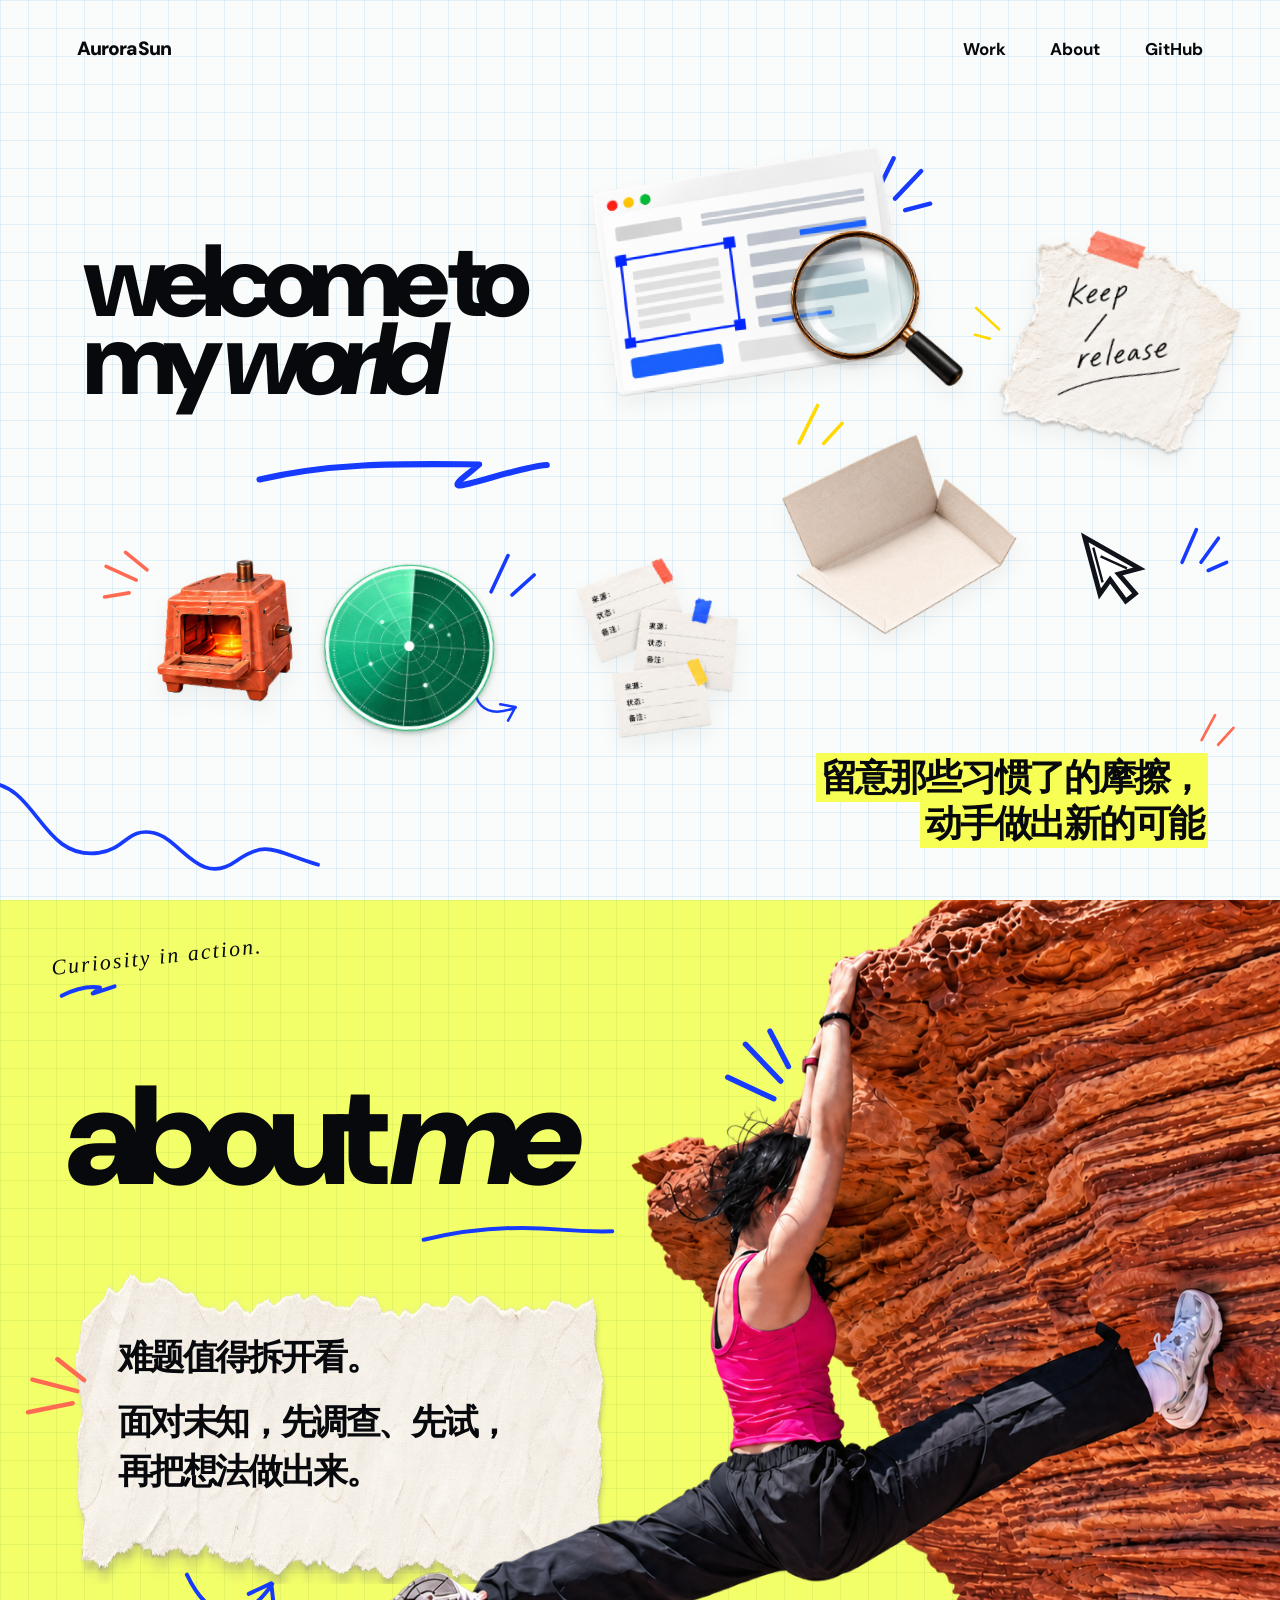
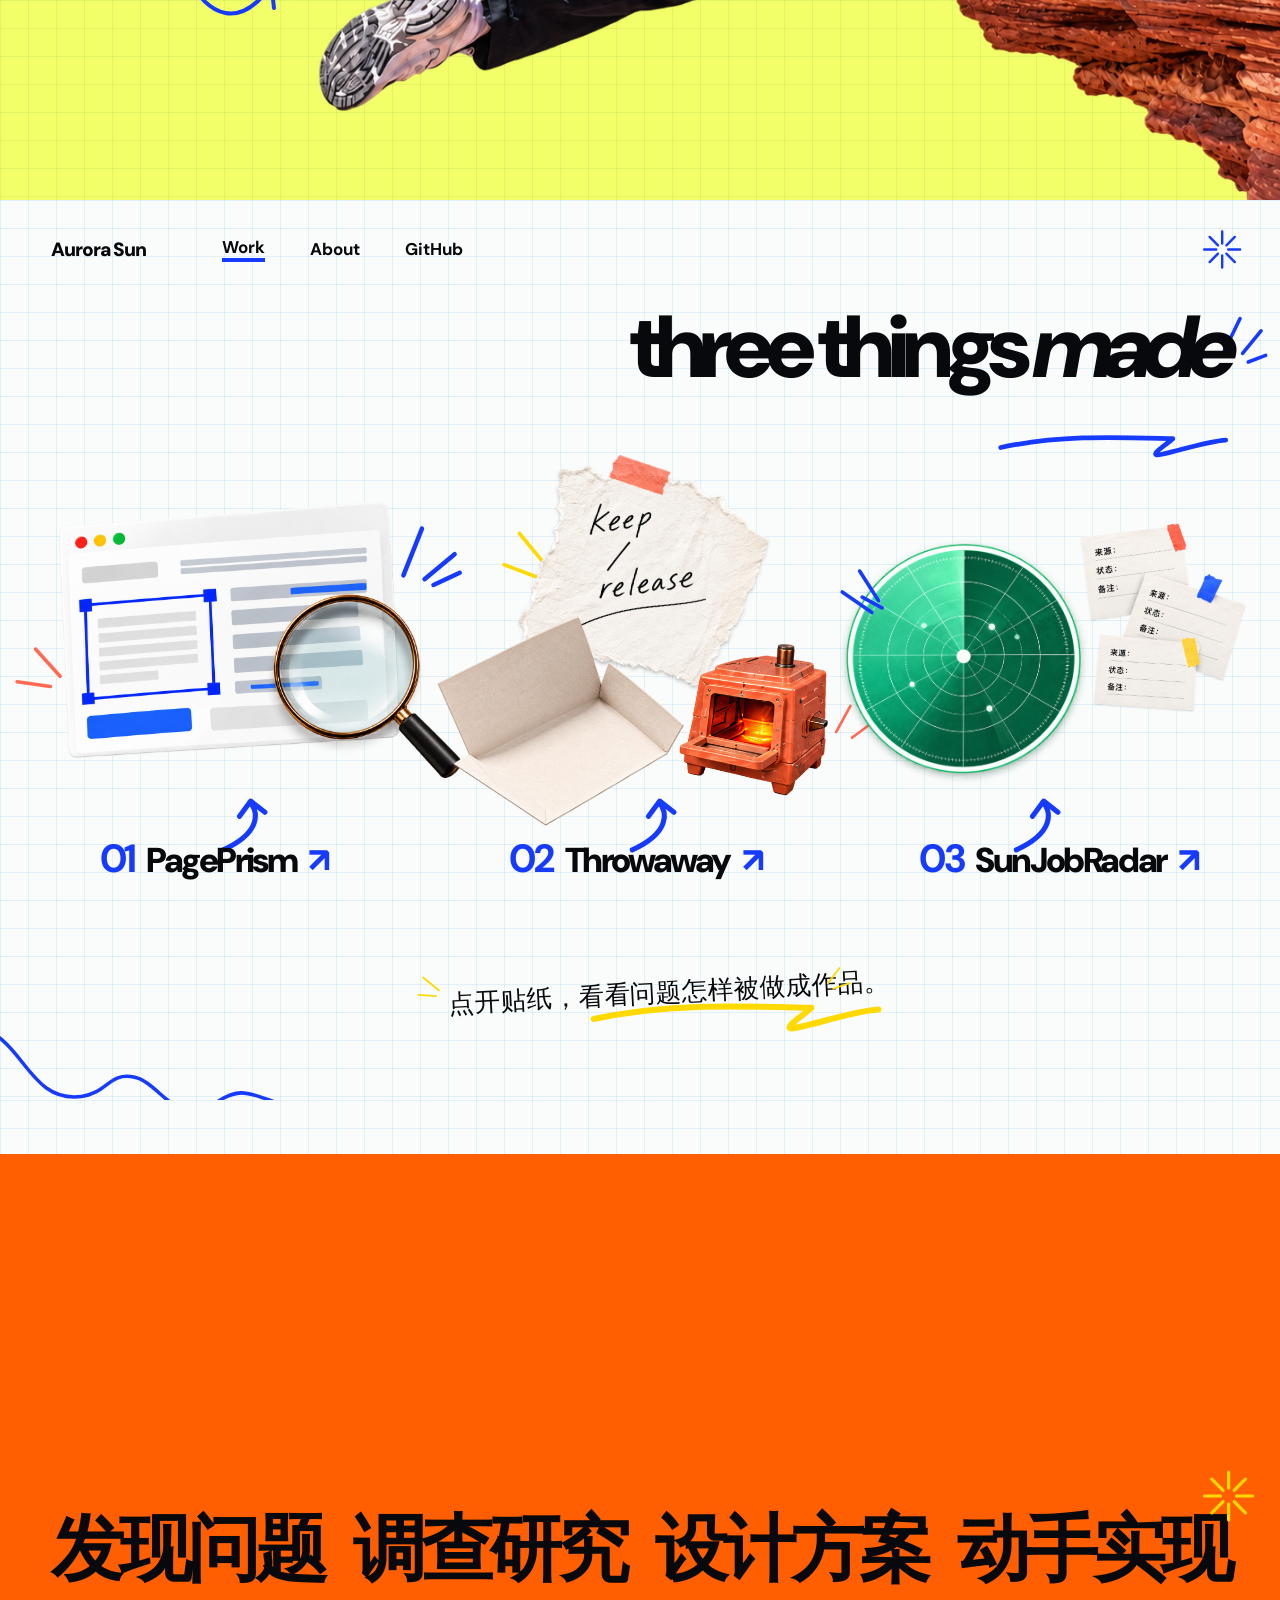
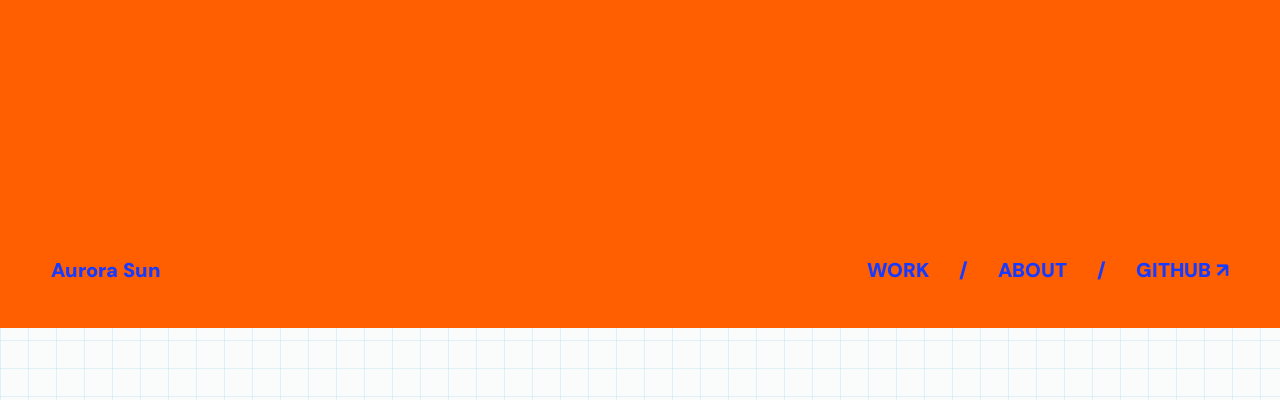
<file: index.html>
<!doctype html>
<html lang="zh-CN">
<head>
  <meta charset="utf-8">
  <meta name="viewport" content="width=device-width, initial-scale=1">
  <meta name="theme-color" content="#f8fbfb">
  <meta name="description" content="Aurora Sun 的作品集：发现问题，调查研究，设计方案，动手实现。">
  <title>Aurora Sun — Ideas made real</title>
  <link rel="stylesheet" href="assets/site.css">
</head>
<body>
  <a class="skip" href="#main">跳到内容</a>
  <main id="main">
    <section class="hero grid-paper panel" aria-labelledby="hero-title">
      <div class="stage">
        <header class="panel-nav"><a class="brand" href="index.html">Aurora Sun</a><nav aria-label="主导航"><a href="#work">Work</a><a href="#about">About</a><a href="https://github.com/AuroraSunDev" target="_blank" rel="noreferrer">GitHub</a></nav></header>
        <h1 id="hero-title">welcome to<br>my <em>world</em></h1>
        <svg class="mark hero-underline blue" aria-hidden="true"><use href="assets/marks.svg#underline"/></svg>
        <a class="sticker hero-browser" href="projects/pageprism.html" aria-label="查看 PagePrism"><img src="assets/pageprism-index.png" alt="网页观察与放大镜"></a>
        <a class="sticker hero-paper" href="projects/throwaway.html" aria-label="查看 Throwaway"><img src="assets/keep-release.png" alt="写着 keep / release 的手工纸"></a>
        <a class="sticker hero-kiln" href="projects/throwaway.html" aria-label="查看 Throwaway"><img src="assets/kiln.png" alt="橙色发光装置"></a>
        <a class="sticker hero-envelope" href="projects/throwaway.html" aria-label="查看 Throwaway"><img src="assets/envelope.png" alt="打开的纸盒"></a>
        <a class="sticker hero-radar" href="projects/sunjobradar.html" aria-label="查看 SunJobRadar"><img src="assets/radar.png" alt="绿色雷达"></a>
        <a class="sticker hero-cards" href="projects/sunjobradar.html" aria-label="查看 SunJobRadar"><img src="assets/cards.png" alt="记录来源、状态和备注的卡片"></a>
        <svg class="mark hero-ray-a blue" viewBox="0 0 100 100" aria-hidden="true"><path d="M8 68 37 9M39 72 80 29M55 90 94 80"/></svg>
        <svg class="mark hero-ray-b yellow" viewBox="0 0 100 100" aria-hidden="true"><path d="M8 8 68 64M5 78 43 88"/></svg>
        <svg class="mark hero-ray-c coral" viewBox="0 0 100 100" aria-hidden="true"><path d="M88 38 46 4M67 58 8 31M53 83 5 91"/></svg>
        <svg class="mark hero-ray-d blue" viewBox="0 0 100 100" aria-hidden="true"><path d="M10 81 43 10M51 87 94 48"/></svg>
        <svg class="mark hero-envelope-ray yellow" viewBox="0 0 100 100" aria-hidden="true"><path d="M10 80 46 7M58 81 94 42"/></svg>
        <svg class="mark hero-cursor-ray blue" viewBox="0 0 100 100" aria-hidden="true"><path d="M8 76 36 12M45 76 79 29M59 92 95 76"/></svg>
        <svg class="mark hero-wave blue" aria-hidden="true"><use href="assets/marks.svg#wave"/></svg>
        <svg class="mark hero-arrow blue" aria-hidden="true"><use href="assets/marks.svg#curve-arrow"/></svg>
        <svg class="mark hero-cursor" aria-hidden="true"><use href="assets/marks.svg#cursor"/></svg>
        <p class="hero-statement"><span>留意那些习惯了的摩擦，</span><br><span>动手做出新的可能</span></p>
        <svg class="mark hero-statement-ray coral" viewBox="0 0 100 100" aria-hidden="true"><path d="M12 79 47 14M55 91 95 47"/></svg>
      </div>
    </section>

    <section class="about panel" id="about" aria-labelledby="about-title">
      <div class="stage">
        <p class="about-aside">Curiosity in action.</p>
        <svg class="mark about-aside-line blue" viewBox="0 0 100 30" aria-hidden="true"><path d="M3 23Q39 4 71 8L58 19 97 6"/></svg>
        <h2 id="about-title">about <em>me</em></h2>
        <svg class="mark about-underline blue" viewBox="0 0 340 42" aria-hidden="true"><path d="M3 33Q122 4 245 15Q291 19 337 18"/></svg>
        <div class="about-note paper-text"><p>难题值得拆开看。</p><p>面对未知，先调查、先试，<br>再把想法做出来。</p></div>
        <img class="about-person" src="assets/about-reference-cutout.png" alt="Aurora 攀住红色岩壁，双腿横跨画面" width="1586" height="992">
        <svg class="mark about-ray blue" viewBox="0 0 100 100" aria-hidden="true"><path d="M74 92 14 64M83 69 37 21M93 50 69 4"/></svg>
        <svg class="mark about-note-ray coral" viewBox="0 0 100 100" aria-hidden="true"><path d="M91 41 49 8M80 58 10 40M73 77 3 91"/></svg>
        <svg class="mark about-arrow blue" aria-hidden="true"><use href="assets/marks.svg#curve-arrow"/></svg>
      </div>
    </section>

    <section class="work grid-paper panel" id="work" aria-labelledby="work-title">
      <div class="stage">
        <div class="work-nav"><a class="brand" href="index.html">Aurora Sun</a><nav aria-label="作品区导航"><a class="active" href="#work">Work</a><a href="#about">About</a><a href="https://github.com/AuroraSunDev" target="_blank" rel="noreferrer">GitHub</a></nav></div>
        <h2 id="work-title">three things <em>made</em></h2>
        <svg class="mark work-title-ray blue" viewBox="0 0 100 100" aria-hidden="true"><path d="M15 75 47 9M52 77 88 33M63 94 97 81"/></svg>
        <svg class="mark work-title-line blue" aria-hidden="true"><use href="assets/marks.svg#underline"/></svg>
        <svg class="mark work-star blue" aria-hidden="true"><use href="assets/marks.svg#spark"/></svg>
        <a class="work-project work-page" href="projects/pageprism.html"><span class="work-art"><img src="assets/pageprism-index.png" alt="PagePrism 网页分析贴纸"></span><span class="work-label"><b>01</b> PagePrism <span aria-hidden="true">↗</span></span></a>
        <a class="work-project work-throw" href="projects/throwaway.html"><span class="work-art"><img class="work-paper" src="assets/keep-release.png" alt="Throwaway 手工纸与装置贴纸"><img class="work-envelope" src="assets/envelope.png" alt=""><img class="work-kiln" src="assets/kiln.png" alt=""></span><span class="work-label"><b>02</b> Throwaway <span aria-hidden="true">↗</span></span></a>
        <a class="work-project work-radar" href="projects/sunjobradar.html"><span class="work-art"><img class="work-disc" src="assets/radar.png" alt="SunJobRadar 雷达与记录卡贴纸"><img class="work-cards" src="assets/cards.png" alt=""></span><span class="work-label"><b>03</b> SunJobRadar <span aria-hidden="true">↗</span></span></a>
        <svg class="mark work-ray-a coral" viewBox="0 0 100 100" aria-hidden="true"><path d="M92 66 44 13M73 86 8 77"/></svg>
        <svg class="mark work-ray-b blue" viewBox="0 0 100 100" aria-hidden="true"><path d="M10 81 39 8M43 87 90 48M57 96 98 77"/></svg>
        <svg class="mark work-ray-c yellow" viewBox="0 0 100 100" aria-hidden="true"><path d="M87 64 40 7M71 91 10 68"/></svg>
        <svg class="mark work-ray-d coral" viewBox="0 0 100 100" aria-hidden="true"><path d="M11 76 48 8M52 91 95 59"/></svg>
        <svg class="mark work-ray-e blue" viewBox="0 0 100 100" aria-hidden="true"><path d="M78 91 20 51M91 68 54 10M98 82 59 61"/></svg>
        <svg class="mark work-arrow-a blue" aria-hidden="true"><use href="assets/marks.svg#arrow-up"/></svg>
        <svg class="mark work-arrow-b blue" aria-hidden="true"><use href="assets/marks.svg#arrow-up"/></svg>
        <svg class="mark work-arrow-c blue" aria-hidden="true"><use href="assets/marks.svg#arrow-up"/></svg>
        <svg class="mark work-wave blue" aria-hidden="true"><use href="assets/marks.svg#wave"/></svg>
        <p class="work-invite">点开贴纸，看看问题怎样被做成作品。</p>
        <svg class="mark work-invite-line yellow" aria-hidden="true"><use href="assets/marks.svg#underline"/></svg>
        <svg class="mark work-invite-left yellow" viewBox="0 0 100 100" aria-hidden="true"><path d="M89 61 28 11M79 84 9 79"/></svg>
        <svg class="mark work-invite-right yellow" viewBox="0 0 100 100" aria-hidden="true"><path d="M7 69 53 9M28 90 93 68"/></svg>
      </div>
    </section>

    <footer class="closing panel"><div class="stage"><p>发现问题 <span>调查研究</span> <span>设计方案</span> <span>动手实现</span></p><svg class="mark closing-star yellow" aria-hidden="true"><use href="assets/marks.svg#spark"/></svg><div class="closing-meta"><span>Aurora Sun</span><nav aria-label="页脚导航"><a href="#work">WORK</a><span>/</span><a href="#about">ABOUT</a><span>/</span><a href="https://github.com/AuroraSunDev" target="_blank" rel="noreferrer">GITHUB ↗</a></nav></div></div></footer>
  </main>
</body>
</html>
</file>
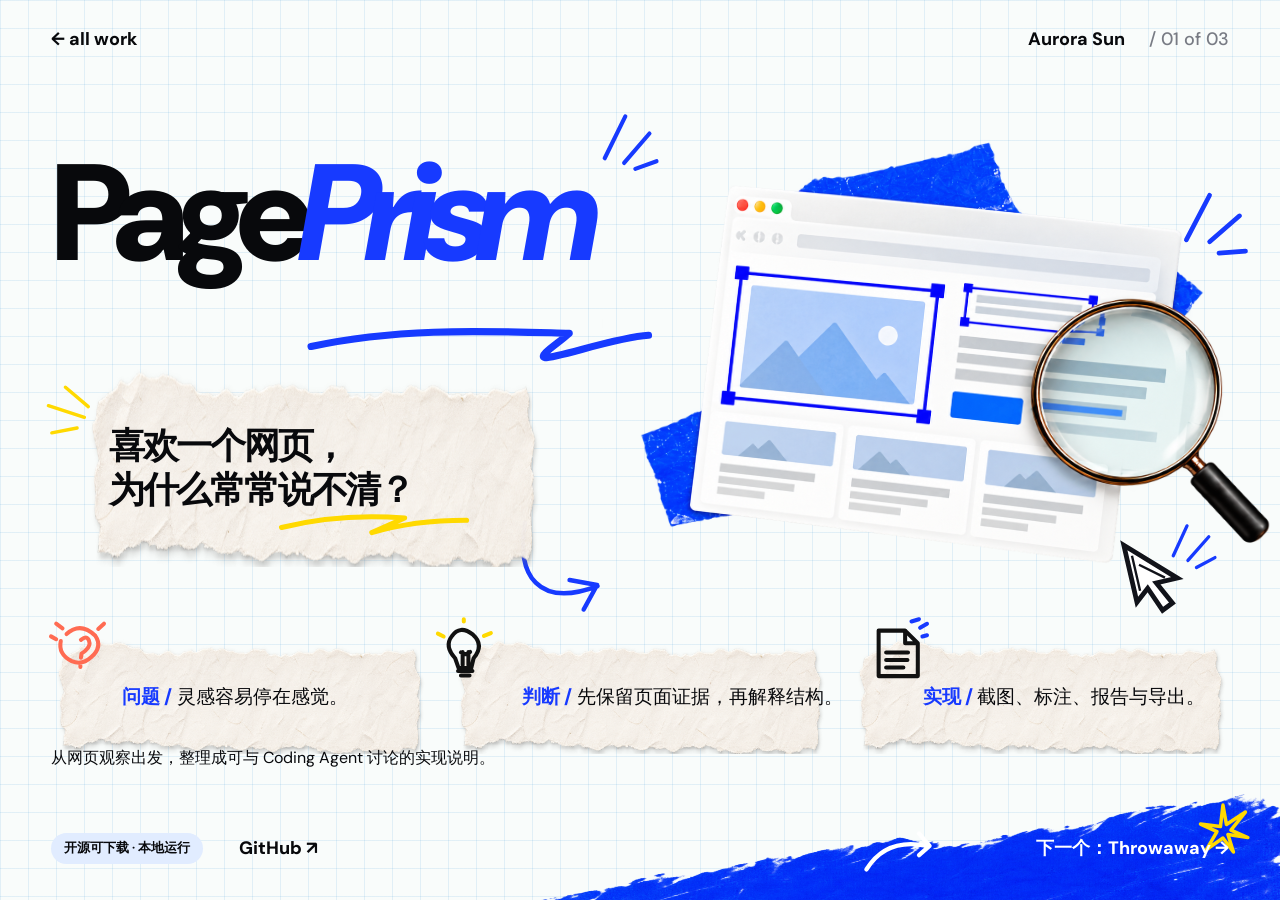
<file: projects/pageprism.html>
<!doctype html>
<html lang="zh-CN"><head><meta charset="utf-8"><meta name="viewport" content="width=device-width, initial-scale=1"><meta name="theme-color" content="#f8fbfb"><meta name="description" content="PagePrism：把喜欢的网页，讲清楚。"><title>PagePrism — Aurora Sun</title><link rel="stylesheet" href="../assets/site.css"></head>
<body><a class="skip" href="#main">跳到内容</a><main id="main" class="detail detail-page grid-paper panel"><div class="stage">
  <nav class="detail-top" aria-label="项目导航"><a href="../index.html#work">← all work</a><span>Aurora Sun <span class="count">/ 01 of 03</span></span></nav>
  <h1 class="detail-title">Page<em>Prism</em></h1>
  <svg class="mark detail-title-line blue" aria-hidden="true"><use href="../assets/marks.svg#underline"/></svg>
  <svg class="mark page-title-rays blue" viewBox="0 0 100 100" aria-hidden="true"><path d="M8 76 43 5M41 84 84 34M60 94 96 81"/></svg>
  <img class="page-art" src="../assets/pageprism-reference.png" alt="网页结构被蓝色框标记，放大镜指向可观察的层级" width="1536" height="1024">
  <svg class="mark page-art-rays blue" viewBox="0 0 100 100" aria-hidden="true"><path d="M8 74 43 7M43 77 88 38M57 94 97 91"/></svg>
  <svg class="mark page-cursor" aria-hidden="true"><use href="../assets/marks.svg#cursor"/></svg>
  <svg class="mark page-cursor-rays blue" viewBox="0 0 100 100" aria-hidden="true"><path d="M9 71 38 8M40 81 84 31M58 96 97 75"/></svg>
  <p class="detail-question paper-text">喜欢一个网页，<br>为什么常常说不清？</p>
  <svg class="mark page-question-rays yellow" viewBox="0 0 100 100" aria-hidden="true"><path d="M89 44 42 4M81 66 7 42M66 88 14 98"/></svg>
  <svg class="mark page-question-underline yellow" viewBox="0 0 260 42" aria-hidden="true"><path d="M3 24Q83 4 172 11L127 31Q184 14 257 14"/></svg>
  <svg class="mark page-arrow blue" aria-hidden="true"><use href="../assets/marks.svg#curve-arrow"/></svg>
  <svg class="mark page-icon-question coral" viewBox="0 0 100 100" aria-hidden="true"><path d="M27 18Q51 -4 77 21Q90 40 70 58Q54 73 36 65Q12 53 17 30M52 28Q65 18 67 34Q67 43 53 52L52 59M51 73v2M20 8 9 0M9 27 0 22M82 9 92 0"/></svg>
  <svg class="mark page-icon-bulb" viewBox="0 0 100 100" aria-hidden="true"><path d="M35 60Q16 39 29 22Q43 1 66 19Q86 37 67 60L63 77H41L35 60ZM40 82H65M45 90H60M48 72V49M58 72V49M45 50Q53 56 61 49"/></svg>
  <svg class="mark page-icon-bulb-rays yellow" viewBox="0 0 100 100" aria-hidden="true"><path d="M50 4 50 0M15 30 5 25M85 29 97 24"/></svg>
  <svg class="mark page-icon-document" viewBox="0 0 100 100" aria-hidden="true"><path d="M15 12H61L83 34V91H15ZM61 12V34H83M28 50H66M28 63H65M28 76H58"/></svg>
  <svg class="mark page-icon-document-rays blue" viewBox="0 0 100 100" aria-hidden="true"><path d="M72 4 85 0M87 15 99 8M91 30 99 28"/></svg>
  <div class="page-notes" aria-label="问题、判断与实现">
    <p class="page-note paper-text"><b>问题 /</b> 灵感容易停在感觉。</p>
    <p class="page-note paper-text"><b>判断 /</b> 先保留页面证据，再解释结构。</p>
    <p class="page-note paper-text"><b>实现 /</b> 截图、标注、报告与导出。</p>
  </div>
  <p class="page-context">从网页观察出发，整理成可与 Coding Agent 讨论的实现说明。</p>
  <img class="page-ink" src="../assets/blue-ink.png" alt="" aria-hidden="true">
  <svg class="mark page-ink-arrow" viewBox="0 0 120 80" aria-hidden="true"><path d="M3 75Q35 23 101 37M88 17 105 37 88 52"/></svg>
  <svg class="mark page-ink-star yellow" viewBox="0 0 100 100" aria-hidden="true"><path d="M48 4 55 43 93 18 64 54 98 69 58 63 69 98 48 70 15 93 36 57 3 42 43 47Z"/></svg>
  <nav class="detail-bottom" aria-label="后续链接"><span class="status">开源可下载 · 本地运行</span><a href="https://github.com/AuroraSunDev/PagePrism" target="_blank" rel="noreferrer">GitHub ↗</a><a class="next" href="throwaway.html">下一个：Throwaway →</a></nav>
</div></main></body></html>
</file>
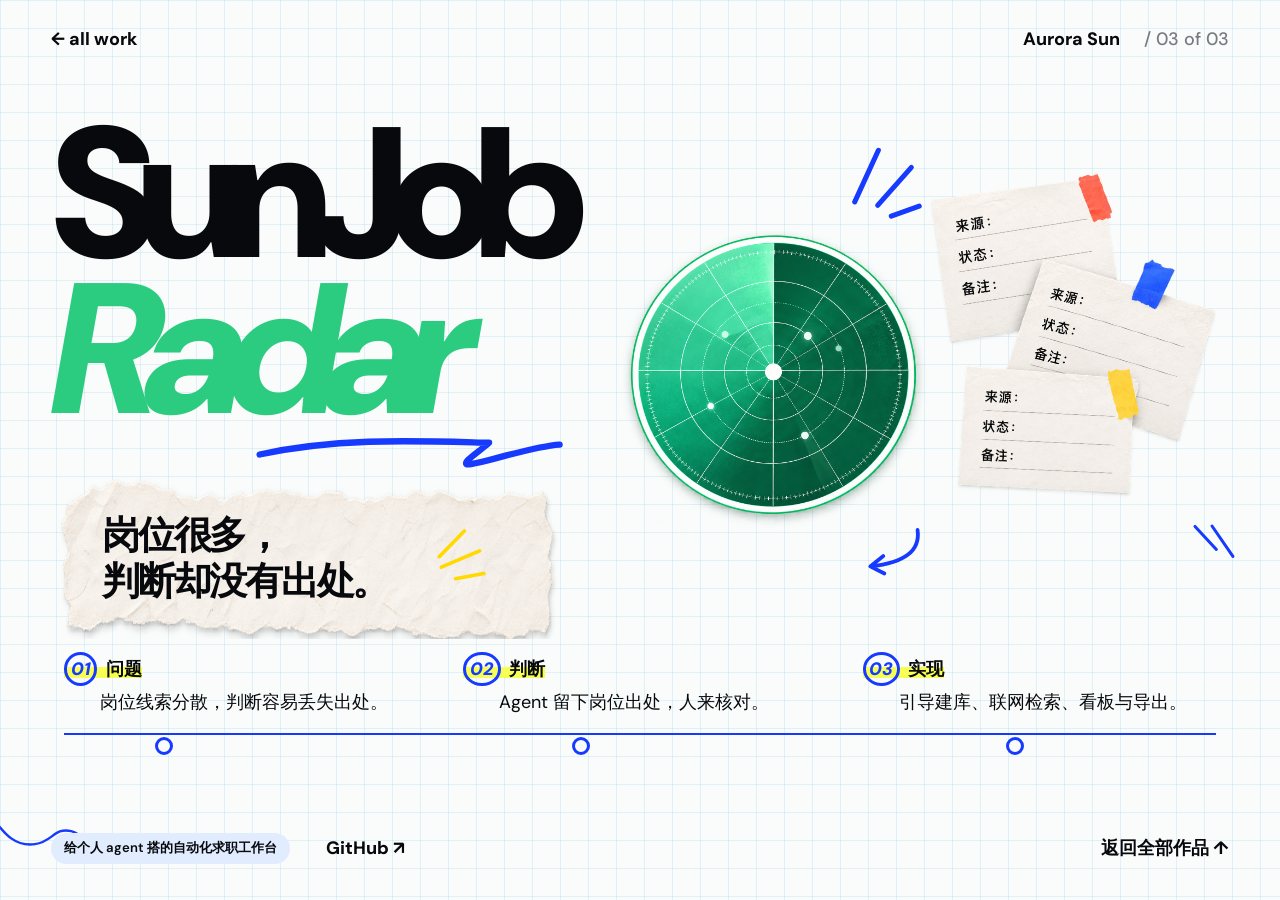
<file: projects/sunjobradar.html>
<!doctype html>
<html lang="zh-CN"><head><meta charset="utf-8"><meta name="viewport" content="width=device-width, initial-scale=1"><meta name="theme-color" content="#f8fbfb"><meta name="description" content="SunJobRadar：给个人 agent 搭的自动化求职工作台。"><title>SunJobRadar — Aurora Sun</title><link rel="stylesheet" href="../assets/site.css"></head>
<body><a class="skip" href="#main">跳到内容</a><main id="main" class="detail detail-radar grid-paper panel"><div class="stage">
  <nav class="detail-top" aria-label="项目导航"><a href="../index.html#work">← all work</a><span>Aurora Sun <span class="count">/ 03 of 03</span></span></nav>
  <h1 class="detail-title">SunJob<br><em>Radar</em></h1>
  <svg class="mark detail-title-line blue" aria-hidden="true"><use href="../assets/marks.svg#underline"/></svg>
  <img class="radar-disc" src="../assets/radar.png" alt="绿色雷达">
  <img class="radar-cards" src="../assets/cards.png" alt="记录来源、状态和备注的纸卡">
  <svg class="mark radar-rays-a blue" viewBox="0 0 100 100" aria-hidden="true"><path d="M8 77 41 5M40 82 87 29M59 97 98 83"/></svg>
  <svg class="mark radar-rays-b blue" viewBox="0 0 100 100" aria-hidden="true"><path d="M7 10 56 63M46 9 94 79"/></svg>
  <svg class="mark radar-arrow blue" viewBox="0 0 120 90" aria-hidden="true"><path d="M104 7Q112 64 18 74M41 55 17 74 43 87"/></svg>
  <p class="detail-question paper-text">岗位很多，<br>判断却没有出处。</p>
  <svg class="mark radar-question-rays yellow" viewBox="0 0 100 100" aria-hidden="true"><path d="M8 53 56 4M12 73 85 42M39 95 93 85"/></svg>
  <div class="radar-notes" aria-label="问题、判断与实现">
    <p><b><i>01</i> 问题</b><span>岗位线索分散，判断容易丢失出处。</span></p>
    <p><b><i>02</i> 判断</b><span>Agent 留下岗位出处，人来核对。</span></p>
    <p><b><i>03</i> 实现</b><span>引导建库、联网检索、看板与导出。</span></p>
  </div>
  <svg class="mark radar-wave blue" aria-hidden="true"><use href="../assets/marks.svg#wave"/></svg>
  <span class="radar-node radar-node-a" aria-hidden="true"></span><span class="radar-node radar-node-b" aria-hidden="true"></span><span class="radar-node radar-node-c" aria-hidden="true"></span>
  <nav class="detail-bottom" aria-label="后续链接"><span class="status">给个人 agent 搭的自动化求职工作台</span><a href="https://github.com/AuroraSunDev/SunJobRadar" target="_blank" rel="noreferrer">GitHub ↗</a><a class="next" href="../index.html#work">返回全部作品 ↑</a></nav>
</div></main></body></html>
</file>
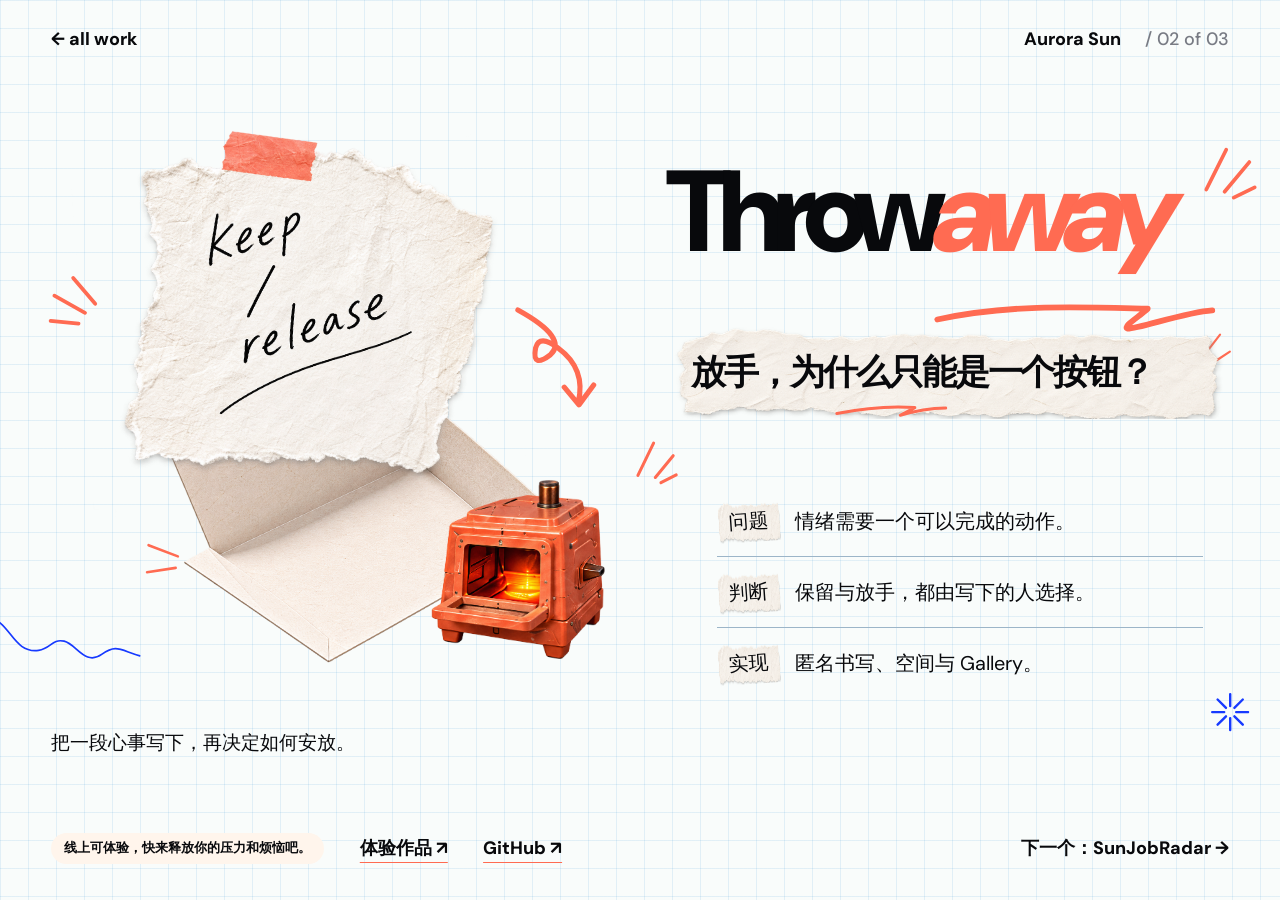
<file: projects/throwaway.html>
<!doctype html>
<html lang="zh-CN"><head><meta charset="utf-8"><meta name="viewport" content="width=device-width, initial-scale=1"><meta name="theme-color" content="#f8fbfb"><meta name="description" content="Throwaway：把保留与放手做成有重量的动作。"><title>Throwaway — Aurora Sun</title><link rel="stylesheet" href="../assets/site.css"></head>
<body><a class="skip" href="#main">跳到内容</a><main id="main" class="detail detail-throw grid-paper panel"><div class="stage">
  <nav class="detail-top" aria-label="项目导航"><a href="../index.html#work">← all work</a><span>Aurora Sun <span class="count">/ 02 of 03</span></span></nav>
  <img class="throw-paper" src="../assets/keep-release.png" alt="写有 keep / release 的手工纸">
  <img class="throw-envelope" src="../assets/envelope.png" alt="打开的纸盒">
  <img class="throw-kiln" src="../assets/kiln.png" alt="橙色发光装置">
  <svg class="mark throw-ray-a coral" viewBox="0 0 100 100" aria-hidden="true"><path d="M86 55 45 7M67 72 10 40M55 92 3 87"/></svg>
  <svg class="mark throw-ray-b coral" viewBox="0 0 100 100" aria-hidden="true"><path d="M9 80 45 6M49 85 90 35M62 97 97 79"/></svg>
  <svg class="mark throw-arrow coral" viewBox="0 0 120 150" aria-hidden="true"><path d="M8 11Q77 49 52 72Q27 91 32 63Q37 43 63 63Q101 91 90 137M71 116 91 140 111 113"/></svg>
  <svg class="mark throw-envelope-rays coral" viewBox="0 0 100 100" aria-hidden="true"><path d="M94 45 15 15M88 76 11 88"/></svg>
  <svg class="mark throw-wave blue" aria-hidden="true"><use href="../assets/marks.svg#wave"/></svg>
  <h1 class="detail-title">Throw<em>away</em></h1>
  <svg class="mark throw-title-rays coral" viewBox="0 0 100 100" aria-hidden="true"><path d="M8 80 45 6M42 84 88 29M59 95 98 76"/></svg>
  <svg class="mark detail-title-line coral" aria-hidden="true"><use href="../assets/marks.svg#underline"/></svg>
  <p class="detail-question paper-text">放手，为什么只能是一个按钮？</p>
  <svg class="mark throw-question-rays coral" viewBox="0 0 100 100" aria-hidden="true"><path d="M11 73 62 7M50 91 94 62"/></svg>
  <svg class="mark throw-question-line coral" viewBox="0 0 260 42" aria-hidden="true"><path d="M3 27Q102 7 185 13L151 31Q205 15 257 14"/></svg>
  <div class="throw-notes" aria-label="问题、判断与实现">
    <p><b>问题</b><span>情绪需要一个可以完成的动作。</span></p>
    <p><b>判断</b><span>保留与放手，都由写下的人选择。</span></p>
    <p><b>实现</b><span>匿名书写、空间与 Gallery。</span></p>
  </div>
  <p class="throw-context">把一段心事写下，再决定如何安放。</p>
  <svg class="mark throw-corner-star blue" aria-hidden="true"><use href="../assets/marks.svg#spark"/></svg>
  <svg class="mark throw-corner-wave blue" aria-hidden="true"><use href="../assets/marks.svg#wave"/></svg>
  <nav class="detail-bottom" aria-label="后续链接"><span class="status">线上可体验，快来释放你的压力和烦恼吧。</span><a href="https://comp4020-final-aurorasundev.fly.dev/" target="_blank" rel="noreferrer">体验作品 ↗</a><a href="https://github.com/comp4020-agentic-coding-studio/comp4020-final-aurorasundev" target="_blank" rel="noreferrer">GitHub ↗</a><a class="next" href="sunjobradar.html">下一个：SunJobRadar →</a></nav>
</div></main></body></html>
</file>
<file: assets/site.css>
@import url('https://fonts.googleapis.com/css2?family=DM+Sans:ital,wght@0,400;0,500;0,600;0,700;0,800;0,900;1,800;1,900&display=swap');
:root{--ink:#08090c;--blue:#173aff;--coral:#ff6b52;--yellow:#f7ff54;--paper:#f9fcfb;--grid:rgba(63,155,214,.13)}
*{box-sizing:border-box}
html{scroll-behavior:smooth}
body{margin:0;color:var(--ink);background:var(--paper);font-family:"DM Sans","PingFang SC","Microsoft YaHei",sans-serif}
img{display:block;max-width:100%;height:auto}
a{color:inherit;text-decoration:none}
a:focus-visible{outline:4px solid var(--blue);outline-offset:5px}
h1,h2,p{margin:0}
.skip{position:absolute;z-index:100;top:-60px;left:15px;background:white;padding:12px}.skip:focus{top:15px}
.grid-paper{background-color:var(--paper);background-image:linear-gradient(var(--grid) 1px,transparent 1px),linear-gradient(90deg,var(--grid) 1px,transparent 1px);background-size:28px 28px}
.panel{position:relative;min-height:100svh;overflow:hidden}
.stage{position:relative;width:100%;height:100svh;min-height:760px}
.mark{position:absolute;display:block;pointer-events:none;overflow:visible}
.mark>path{fill:none;stroke:currentColor;stroke-width:7;stroke-linecap:round;stroke-linejoin:round}
.blue{color:var(--blue)}.yellow{color:#ffd900}.coral{color:var(--coral)}
.brand{font-size:clamp(18px,1.5vw,30px);font-weight:900;letter-spacing:-.055em}
.panel-nav{position:absolute;z-index:30;left:6%;right:6%;top:4%;display:flex;align-items:center;justify-content:space-between}
.panel-nav nav,.work-nav nav{display:flex;gap:clamp(25px,3.5vw,68px);align-items:center;font-size:clamp(17px,1.15vw,23px);font-weight:700}
.panel-nav a:hover,.work-nav a:hover,.detail-top a:hover,.detail-bottom a:hover,.closing a:hover{text-decoration:underline;text-decoration-color:var(--blue);text-decoration-thickness:3px;text-underline-offset:7px}
.sticker{position:absolute;display:block;z-index:4;transition:transform .24s ease;transform:rotate(var(--angle,0deg));filter:drop-shadow(0 10px 10px rgba(0,0,0,.05))}
.sticker:hover,.sticker:focus-visible{transform:translateY(-12px) rotate(calc(var(--angle,0deg) + 3deg));z-index:14}
.sticker img{width:100%;height:100%;object-fit:contain}
.hero h1{position:absolute;left:6.5%;top:27%;z-index:8;font-size:clamp(90px,8vw,165px);font-weight:900;letter-spacing:-.105em;line-height:.76;white-space:nowrap}
.hero h1 em,.about h2 em,.work h2 em,.detail-title em{font-weight:900;font-style:italic;letter-spacing:-.105em}
.hero-underline{left:20%;top:50%;width:23%;height:6%;transform:rotate(-1deg)}
.hero-browser{left:41.5%;top:9.5%;width:36%;height:41%;--angle:-5deg}
.hero-paper{left:77%;top:23%;width:20%;height:29%;--angle:7deg}
.hero-kiln{left:10%;top:57%;width:15%;height:26%;--angle:-3deg}
.hero-radar{left:24%;top:59%;width:16%;height:27%;--angle:4deg}
.hero-envelope{left:59%;top:46%;width:21%;height:27%;--angle:-5deg}
.hero-cards{left:42.5%;top:61%;width:18%;height:21%;--angle:-6deg}
.hero-ray-a{left:68%;top:16%;width:5%;height:9%}.hero-ray-b{left:76%;top:33%;width:3%;height:6%}.hero-ray-c{left:8%;top:60%;width:4%;height:8%}.hero-ray-d{left:38%;top:60%;width:4%;height:8%}
.hero-envelope-ray{left:62%;top:44%;width:4%;height:7%}.hero-cursor-ray{left:92%;top:57%;width:4%;height:8%}
.hero-wave{left:-1%;bottom:1%;width:26%;height:17%}.hero-arrow{left:36%;top:73%;width:5%;height:10%;transform:rotate(25deg)}
.hero-cursor{left:85%;top:57%;width:5%;height:12%;transform:rotate(-15deg)}
.hero-statement{position:absolute;z-index:9;right:6%;bottom:6%;text-align:right;font-size:clamp(31px,2.9vw,59px);font-weight:900;letter-spacing:-.06em;line-height:1.22;white-space:nowrap}
.hero-statement span{background:var(--yellow);box-shadow:5px 0 var(--yellow),-5px 0 var(--yellow)}
.hero-statement-ray{right:3.5%;bottom:16%;width:3%;height:6%}
.about{background-color:#f3ff69;background-image:linear-gradient(rgba(75,150,64,.10) 1px,transparent 1px),linear-gradient(90deg,rgba(75,150,64,.10) 1px,transparent 1px);background-size:28px 28px}
.about-aside{position:absolute;z-index:4;left:4%;top:5%;font-family:cursive;font-size:clamp(19px,1.7vw,31px);font-style:italic;letter-spacing:.1em;transform:rotate(-6deg)}
.about-aside-line{left:4.7%;top:9%;width:4.4%;height:2.3%}
.about h2{position:absolute;z-index:6;left:5%;top:20%;font-size:clamp(120px,11vw,230px);font-weight:900;letter-spacing:-.095em;line-height:.8;white-space:nowrap}
.about-underline{z-index:7;left:33%;top:35%;width:15%;height:4%}
.paper-text{background-image:url('paper-strip.png');background-size:100% 100%;background-repeat:no-repeat}
.about-note{position:absolute;z-index:3;left:5%;top:41%;width:43%;min-height:35%;padding:5% 2% 4% 4.2%;background-size:100% 180%;background-position:center;font-size:clamp(30px,2.7vw,56px);font-weight:650;letter-spacing:-.07em;line-height:1.42}
.about-note p+p{margin-top:.45em}
.about-person{position:absolute;z-index:5;right:0;bottom:0;height:100%;width:100%;object-fit:fill;max-width:none}
.about-ray{z-index:7;left:56%;top:13%;width:6%;height:11%}
.about-note-ray{z-index:7;left:2%;top:48%;width:5%;height:12%}
.about-arrow{z-index:7;left:14.5%;top:73%;width:8%;height:9%;transform:rotate(-10deg)}
.work-nav{position:absolute;z-index:8;left:4%;top:4%;display:flex;align-items:center;gap:6vw}.work-nav .active{border-bottom:4px solid var(--blue)}
.work h2{position:absolute;z-index:4;top:12%;right:4%;font-size:clamp(88px,6.5vw,145px);font-weight:900;letter-spacing:-.09em;line-height:.9;white-space:nowrap}
.work-title-ray{right:1%;top:11%;width:4%;height:9%}
.work-title-line{right:4%;top:25%;width:18%;height:5%}
.work-star{right:3%;top:3%;width:3%;height:5%}
.work-project{position:absolute;z-index:5;display:block;width:34%;height:48%;top:29%;transition:transform .25s ease}
.work-project:hover,.work-project:focus-visible{transform:translateY(-12px)}
.work-page{left:1%}.work-throw{left:33%}.work-radar{left:65%}
.work-art{position:relative;display:block;width:100%;height:86%}
.work-art img{position:absolute;object-fit:contain;max-width:none}
.work-page .work-art img{width:120%;height:125%;top:-17%;left:-7%}
.work-paper{width:65%;height:65%;left:17%;top:-4%;transform:rotate(7deg)}
.work-envelope{width:65%;height:65%;left:-3%;top:38%;transform:rotate(-5deg)}
.work-kiln{width:47%;height:57%;right:0;top:40%;transform:rotate(4deg)}
.work-disc{width:65%;height:76%;left:-2%;top:17%}
.work-cards{width:55%;height:80%;right:-2%;top:1%;transform:rotate(6deg)}
.work-label{position:relative;left:20%;display:flex;align-items:baseline;gap:.35em;font-size:clamp(26px,2.7vw,55px);font-weight:900;letter-spacing:-.07em;white-space:nowrap}
.work-label b,.work-label span{color:var(--blue)}.work-label b{font-size:1.14em}.work-label span{margin-left:0}
.work-project:hover .work-label{text-decoration:underline;text-decoration-color:var(--blue);text-underline-offset:9px}
.work-ray-a{left:1%;top:48%;width:4%;height:8%}.work-ray-b{left:31%;top:35%;width:5%;height:9%}.work-ray-c{left:39%;top:36%;width:4%;height:7%}.work-ray-d{left:65%;top:55%;width:3%;height:6%}.work-ray-e{z-index:6;left:65%;top:40%;width:4%;height:7%}
.work-arrow-a{left:17%;top:66%;width:4%;height:7%}.work-arrow-b{left:49%;top:66%;width:4%;height:7%}.work-arrow-c{left:79%;top:66%;width:4%;height:7%}
.work-wave{left:-2%;bottom:-4%;width:25%;height:17%}
.work-invite{position:absolute;left:35%;bottom:10%;font-family:KaiTi,"STKaiti",cursive;font-size:clamp(23px,2vw,41px);transform:rotate(-3deg);white-space:nowrap}
.work-invite-line{left:45%;bottom:7%;width:25%;height:4%}
.work-invite-left{left:32.5%;bottom:10%;width:2%;height:5%}.work-invite-right{left:64.5%;bottom:11%;width:2%;height:5%}
.closing{background-color:var(--paper);background-image:linear-gradient(var(--grid) 1px,transparent 1px),linear-gradient(90deg,var(--grid) 1px,transparent 1px);background-size:28px 28px}
.closing .stage{display:flex;align-items:center;padding:0 4%}
.closing .stage::before{content:"";position:absolute;inset:6% 0 8%;background:#ff5f00}
.closing p{position:relative;width:100%;display:flex;justify-content:space-between;gap:1%;font-size:clamp(52px,5.7vw,120px);font-weight:900;letter-spacing:-.07em;white-space:nowrap}
.closing-star{right:2%;top:40%;width:4%;height:8%}
.closing-meta{position:absolute;bottom:13%;left:4%;right:4%;display:flex;justify-content:space-between;color:var(--blue);font-size:clamp(20px,1.5vw,30px);font-weight:900}
.closing-meta nav{display:flex;gap:30px}
.detail .stage{height:100svh;min-height:760px}
.detail-top{position:absolute;z-index:15;top:3%;left:4%;right:4%;display:flex;justify-content:space-between;align-items:center;font-size:clamp(18px,1.4vw,29px);font-weight:750}
.detail-top .count{margin-left:20px;color:#787b84;font-weight:500}
.detail-title{position:absolute;z-index:8;font-size:clamp(112px,10.7vw,223px);font-weight:900;letter-spacing:-.11em;line-height:.88;white-space:nowrap}
.detail-title em{color:var(--blue)}
.detail-title-line{z-index:9;width:27%;height:5%}
.detail-question{position:absolute;z-index:7;display:grid;align-content:center;padding:2.3% 4%;font-size:clamp(32px,2.85vw,59px);font-weight:900;line-height:1.2;letter-spacing:-.06em}
.detail-bottom{position:absolute;z-index:20;bottom:4%;left:4%;right:4%;display:flex;align-items:center;gap:3%;font-size:clamp(18px,1.4vw,30px);font-weight:800}
.detail-bottom .status{border-radius:50px;background:#e1ecff;padding:.5em 1em;font-size:.73em;font-weight:600}
.detail-bottom .next{margin-left:auto}
.detail-page .detail-title{left:4%;top:17%}
.detail-page .detail-title-line{left:24%;top:36%}
.page-title-rays{left:46.9%;top:11.3%;width:4.6%;height:9.1%}
.page-art{position:absolute;z-index:5;left:47%;top:9%;width:53%;height:60%;object-fit:contain;transform:rotate(1deg)}
.page-art-rays{left:92.3%;top:19.2%;width:5.2%;height:11.3%}
.page-cursor{left:88%;top:59%;width:5%;height:10%;transform:rotate(-13deg)}
.page-cursor-rays{left:91.3%;top:57.9%;width:3.7%;height:5.5%}
.detail-page .detail-question{left:6.5%;top:41%;width:36%;min-height:22%;padding:2.3% 2%;background-size:100% 180%;background-position:center}
.page-question-rays{left:3.5%;top:40.6%;width:3.8%;height:9.9%}
.page-question-underline{z-index:8;left:21.2%;top:56.7%;width:16.1%;height:3.4%}
.page-arrow{left:39%;top:58%;width:9%;height:12%;transform:rotate(25deg)}
.page-icon-question,.page-icon-bulb,.page-icon-document{z-index:10;top:68%;width:4.5%;height:9%}
.page-icon-question{left:4%;stroke-width:5}.page-icon-bulb{left:34%;color:#111}.page-icon-document{left:68%;color:#111}
.page-icon-bulb-rays{z-index:11;left:34%;top:68%;width:4.5%;height:8%}.page-icon-document-rays{z-index:11;left:68%;top:68%;width:4.5%;height:8%}
.page-notes{position:absolute;z-index:8;left:4%;right:4%;top:71%;display:flex;gap:2%}
.page-note{width:32%;min-height:115px;padding:2.3% 1.5% 2.3% 6%;background-size:100% 180%;background-position:center;display:flex;align-items:center;font-size:clamp(19px,1.35vw,29px);white-space:nowrap}
.page-note b{color:var(--blue);margin-right:.25em}
.page-context{position:absolute;z-index:8;left:4%;top:83%;font-size:clamp(16px,1vw,21px)}
.page-ink{position:absolute;z-index:3;right:-1%;bottom:-2%;width:62%;height:18%;object-fit:fill}
.page-ink-arrow{z-index:9;left:66.8%;top:91.4%;width:7.3%;height:5.5%;color:white}.page-ink-star{z-index:9;left:93.7%;top:87.5%;width:3.9%;height:8.9%}
.detail-page .detail-bottom .next{color:white}
.detail-throw .detail-title{left:52%;top:18%;font-size:clamp(100px,9vw,190px)}
.detail-throw .detail-title em{color:var(--coral)}
.detail-throw .detail-title-line{left:73%;top:33%;width:22%}
.throw-paper,.throw-envelope,.throw-kiln,.radar-disc,.radar-cards{position:absolute;object-fit:contain;max-width:none}
.throw-paper{z-index:5;left:-2%;top:12%;width:50%;height:43%;transform:rotate(-4deg)}
.throw-envelope{z-index:4;left:9%;top:34%;width:35%;height:43%;transform:rotate(-4deg)}
.throw-kiln{z-index:6;left:31%;top:47%;width:19%;height:32%}
.throw-ray-a{left:3.8%;top:29%;width:4.2%;height:8.9%}.throw-ray-b{left:49.5%;top:48.1%;width:3.4%;height:6.5%}.throw-arrow{left:40%;top:33.2%;width:6.9%;height:12.9%}
.throw-title-rays{left:93.9%;top:15.7%;width:4.2%;height:7.2%}.throw-question-rays{left:93.8%;top:36.6%;width:2.4%;height:4.2%}.throw-question-line{left:63.3%;top:44.7%;width:12.7%;height:2%}
.throw-envelope-rays{left:11.2%;top:59.2%;width:2.9%;height:5.6%}.throw-wave{left:-1%;top:62.4%;width:12%;height:15.7%}.throw-corner-star{left:94.6%;top:76.2%;width:3%;height:5.8%}.throw-corner-wave{left:94.7%;top:82.5%;width:16%;height:17%;transform:rotate(85deg)}
.detail-throw .detail-question{left:52%;top:36.3%;width:44%;min-height:10%;background-size:100% 180%;background-position:center;font-size:clamp(31px,2.7vw,58px);padding:2%}
.throw-question-line{z-index:8}
.throw-notes{position:absolute;z-index:8;left:56%;top:54%;width:38%;font-size:clamp(19px,1.55vw,32px)}
.throw-notes p{display:flex;align-items:center;gap:3%;padding:3% 0;border-bottom:1px solid #9cb5c8;white-space:nowrap}
.throw-notes p:last-child{border-bottom:0}
.throw-notes b{background-image:url('paper-strip.png');background-size:100% 180%;background-position:center;padding:.35em .6em;font-family:KaiTi,"STKaiti",cursive;font-weight:500;transform:rotate(-4deg)}
.throw-context{position:absolute;left:4%;bottom:16%;font-size:clamp(19px,1.4vw,28px)}
.detail-throw .status{background:#fff5ec}
.detail-throw .detail-bottom a:not(.next){text-decoration:underline;text-decoration-color:var(--coral);text-underline-offset:8px}
.detail-radar .detail-title{left:4%;top:13%;font-size:clamp(115px,14.5vw,300px);line-height:.84}
.detail-radar .detail-title em{color:#2bcc80}
.detail-radar .detail-title-line{left:20%;top:48%;width:24%}
.radar-disc{z-index:6;left:47%;top:21%;width:27%;height:43%}
.radar-cards{z-index:5;right:1%;top:9%;width:32%;height:55%;transform:rotate(5deg)}
.radar-rays-a{left:66.3%;top:15.8%;width:5.6%;height:9%}.radar-rays-b{right:3.5%;top:56.8%;width:3.4%;height:7.3%}
.radar-arrow{left:67.3%;top:57.3%;width:5.1%;height:7.7%}
.detail-radar .detail-question{left:4%;top:53%;width:40%;min-height:18%;background-size:100% 180%;background-position:center;font-size:clamp(34px,3vw,63px)}
.radar-question-rays{z-index:8;left:34%;top:56.8%;width:4.1%;height:9.8%}
.radar-notes{position:absolute;z-index:9;left:5%;right:5%;top:73%;display:grid;grid-template-columns:repeat(3,1fr);gap:4%;border-bottom:2px solid var(--blue);padding-bottom:1.5%;font-size:clamp(18px,1.4vw,30px)}
.radar-notes p{display:grid;gap:.5em}
.radar-notes b{font-weight:850;white-space:nowrap}
.radar-notes i{color:var(--blue);font-style:italic;border:3px solid var(--blue);border-radius:50%;padding:.1em .2em;margin-right:.25em}
.radar-notes b{width:max-content;background:linear-gradient(transparent 42%,var(--yellow) 42% 88%,transparent 88%)}
.radar-notes span{padding-left:2em}
.radar-node{position:absolute;z-index:10;top:81.9%;width:18px;height:18px;border:3px solid var(--blue);border-radius:50%;background:var(--paper)}.radar-node-a{left:12.1%}.radar-node-b{left:44.7%}.radar-node-c{left:78.6%}
.radar-wave{left:-3%;bottom:0;width:17%;height:18%}
.detail-radar .detail-bottom{bottom:4%}
@media(max-width:1200px){
  .hero h1{font-size:clamp(78px,9.8vw,140px)}
  .about h2{font-size:clamp(110px,12vw,180px)}
  .about-note{font-size:clamp(25px,2.7vw,42px)}
  .work h2{font-size:clamp(77px,8vw,130px)}
  .work-label{font-size:clamp(23px,2.7vw,39px)}
  .detail-title{font-size:clamp(90px,10.7vw,155px)}
  .detail-radar .detail-title{font-size:clamp(95px,11.3vw,170px)}
  .page-note{font-size:clamp(15px,1.4vw,22px)}
  .throw-notes{font-size:clamp(16px,1.6vw,23px)}
}
@media(max-width:700px){
  .panel{min-height:0}
  .panel .stage{height:auto;min-height:800px}
  .panel-nav{left:5%;right:5%;top:3%}.panel-nav nav{gap:14px;font-size:13px}.brand{font-size:17px}
  .hero .stage{min-height:710px}
  .hero h1{top:14%;left:5%;font-size:clamp(52px,13vw,90px)}
  .hero-underline{top:29%;left:22%;width:36%}
  .hero-browser{left:49%;top:15%;width:50%;height:23%}
  .hero-paper{display:none}
  .hero-kiln{left:3%;top:40%;width:27%;height:20%}
  .hero-radar{left:51%;top:39%;width:27%;height:20%}
  .hero-envelope{left:76%;top:38%;width:23%;height:21%}
  .hero-cards{left:29%;top:42%;width:25%;height:19%}
  .hero-ray-a{left:90%;top:13%}.hero-ray-b{left:72%;top:38%;width:6%;height:6%}.hero-ray-c{left:1%;top:37%;width:7%;height:6%}.hero-ray-d{left:46%;top:38%;width:6%;height:6%}.hero-cursor,.hero-cursor-ray,.hero-arrow{display:none}
  .hero-wave{bottom:7%;width:35%;height:11%}
  .hero-statement{right:5%;bottom:13%;font-size:clamp(21px,4.8vw,32px)}
  .hero-statement-ray{display:none}
  .about .stage{min-height:700px}
  .about-aside{left:5%;top:4%;font-size:18px}
  .about h2{left:5%;top:14%;font-size:clamp(65px,15vw,108px)}
  .about-underline{left:38%;top:28%;width:25%}.about-aside-line{top:8%;width:12%}
  .about-note{left:5%;top:35%;width:68%;min-height:27%;padding:8% 7%;font-size:clamp(16px,4vw,25px)}
  .about-person{height:80%;width:auto;right:-70%;bottom:-3%}
  .about-ray{left:84%;top:37%;width:12%;height:8%}.about-note-ray,.about-arrow{display:none}
  .work .stage{min-height:980px}
  .work-nav{top:2%;left:5%;gap:22px}.work-nav nav{gap:14px;font-size:13px}
  .work h2{top:9%;left:5%;right:auto;font-size:clamp(47px,10vw,72px);white-space:normal}
  .work-title-line{top:16%;right:4%;width:32%}.work-title-ray{top:7%;right:2%}.work-star{top:3%;right:2%}
  .work-project{width:90%;height:220px;left:5%;top:auto;display:grid;grid-template-columns:45% 55%;align-items:center}
  .work-page{top:19%}.work-throw{top:42%}.work-radar{top:65%}
  .work-project .work-art{order:2}.work-project .work-label{order:1}
  .work-art{height:100%}
  .work-page .work-art img{width:100%;height:100%;top:0;left:0}
  .work-label{left:0;font-size:clamp(20px,5vw,32px);white-space:normal;display:block}.work-label b{display:block}.work-label span{margin-left:.2em}
  .work-ray-a,.work-ray-b,.work-ray-c,.work-ray-d,.work-ray-e,.work-arrow-a,.work-arrow-b,.work-arrow-c,.work-invite-left,.work-invite-right{display:none}
  .work-wave{bottom:0;width:39%}
  .work-invite{left:10%;bottom:3%;font-size:clamp(18px,4.4vw,28px);white-space:normal}
  .work-invite-line{left:35%;bottom:1%;width:55%}
  .closing .stage{min-height:420px;padding:0 6%}.closing .stage::before{inset:0}.closing p{display:grid;grid-template-columns:1fr 1fr;gap:12px;font-size:clamp(34px,8vw,58px);white-space:normal}
  .closing-star{right:4%;top:20%}.closing-meta{left:6%;right:6%;font-size:15px}.closing-meta nav{gap:10px}
  .detail .stage{min-height:1100px}
  .detail-top{font-size:14px;top:2%;left:5%;right:5%}
  .detail-top .count{margin-left:5px}
  .detail-title,.detail-radar .detail-title{font-size:clamp(73px,15vw,110px)}
  .detail-title-line{width:45%;height:4%}
  .detail-question{font-size:clamp(27px,5.2vw,39px);line-height:1.18}
  .detail-bottom{bottom:5%;left:5%;right:5%;font-size:15px;flex-wrap:wrap;gap:14px}
  .detail-bottom .status{font-size:13px}
  .detail-bottom .next{width:100%;margin-left:0}
  .detail-page .detail-title{top:9%;left:5%}.detail-page .detail-title-line{top:19%;left:26%}
  .page-title-rays{left:82%;top:10%;width:12%}
  .page-art{left:11%;top:23%;width:83%;height:27%}
  .page-art-rays,.page-cursor,.page-cursor-rays,.page-arrow,.page-question-underline,.page-icon-question,.page-icon-bulb,.page-icon-bulb-rays,.page-icon-document,.page-icon-document-rays,.page-ink-arrow,.page-ink-star{display:none}
  .detail-page .detail-question{left:5%;top:50%;width:90%;min-height:12%;font-size:clamp(29px,6vw,42px)}
  .page-question-rays{left:1%;top:50%;width:9%}
  .page-notes{left:5%;right:5%;top:64%;display:block}
  .page-note{width:100%;min-height:62px;padding:15px 20px;font-size:clamp(15px,3.5vw,22px)}
  .page-context{left:5%;right:5%;top:83%;font-size:14px}
  .page-ink{width:90%;height:12%}.detail-page .detail-bottom .next{color:var(--blue)}
  .detail-throw .detail-title{left:5%;top:10%;font-size:clamp(70px,15vw,110px)}.detail-throw .detail-title-line{left:40%;top:20%;width:40%}
  .throw-paper{left:4%;top:25%;width:48%;height:25%}
  .throw-envelope{left:22%;top:35%;width:47%;height:23%}
  .throw-kiln{left:58%;top:39%;width:34%;height:19%}
  .throw-ray-a,.throw-ray-b,.throw-arrow,.throw-title-rays,.throw-question-rays,.throw-question-line,.throw-envelope-rays,.throw-wave,.throw-corner-star,.throw-corner-wave{display:none}
  .detail-throw .detail-question{left:5%;top:57%;width:90%;min-height:10%;font-size:clamp(25px,5.2vw,38px)}
  .throw-notes{left:7%;top:69%;width:86%;font-size:clamp(15px,3.5vw,22px)}
  .throw-notes p{padding:10px 0}
  .throw-context{display:none}
  .detail-radar .detail-title{left:5%;top:9%}.detail-radar .detail-title-line{left:22%;top:27%;width:39%}
  .radar-disc{left:6%;top:28%;width:57%;height:26%}.radar-cards{right:3%;top:27%;width:42%;height:29%}
  .radar-rays-a,.radar-rays-b,.radar-arrow,.radar-question-rays,.radar-node{display:none}
  .detail-radar .detail-question{left:5%;top:55%;width:90%;min-height:12%;font-size:clamp(30px,5.5vw,43px)}
  .radar-notes{left:5%;right:5%;top:69%;display:block;font-size:clamp(15px,3.3vw,21px)}
  .radar-notes p{display:flex;gap:15px;padding:6px 0}.radar-notes b{min-width:80px}.radar-notes span{padding-left:0}
  .radar-wave{width:35%;height:12%}
}
@media(max-width:390px){
  .panel-nav nav a:last-child,.work-nav nav a:last-child{display:none}
  .hero .stage{min-height:780px}.hero h1{font-size:12.5vw}
  .about .stage{min-height:700px}.about-person{height:78%;right:-80%}
  .work .stage{min-height:900px}.work-project{height:200px}.work-invite{bottom:3%}
  .detail .stage{min-height:1060px}
}
@media(prefers-reduced-motion:reduce){html{scroll-behavior:auto}*,*::before,*::after{transition:none!important;animation:none!important}}
</file>
